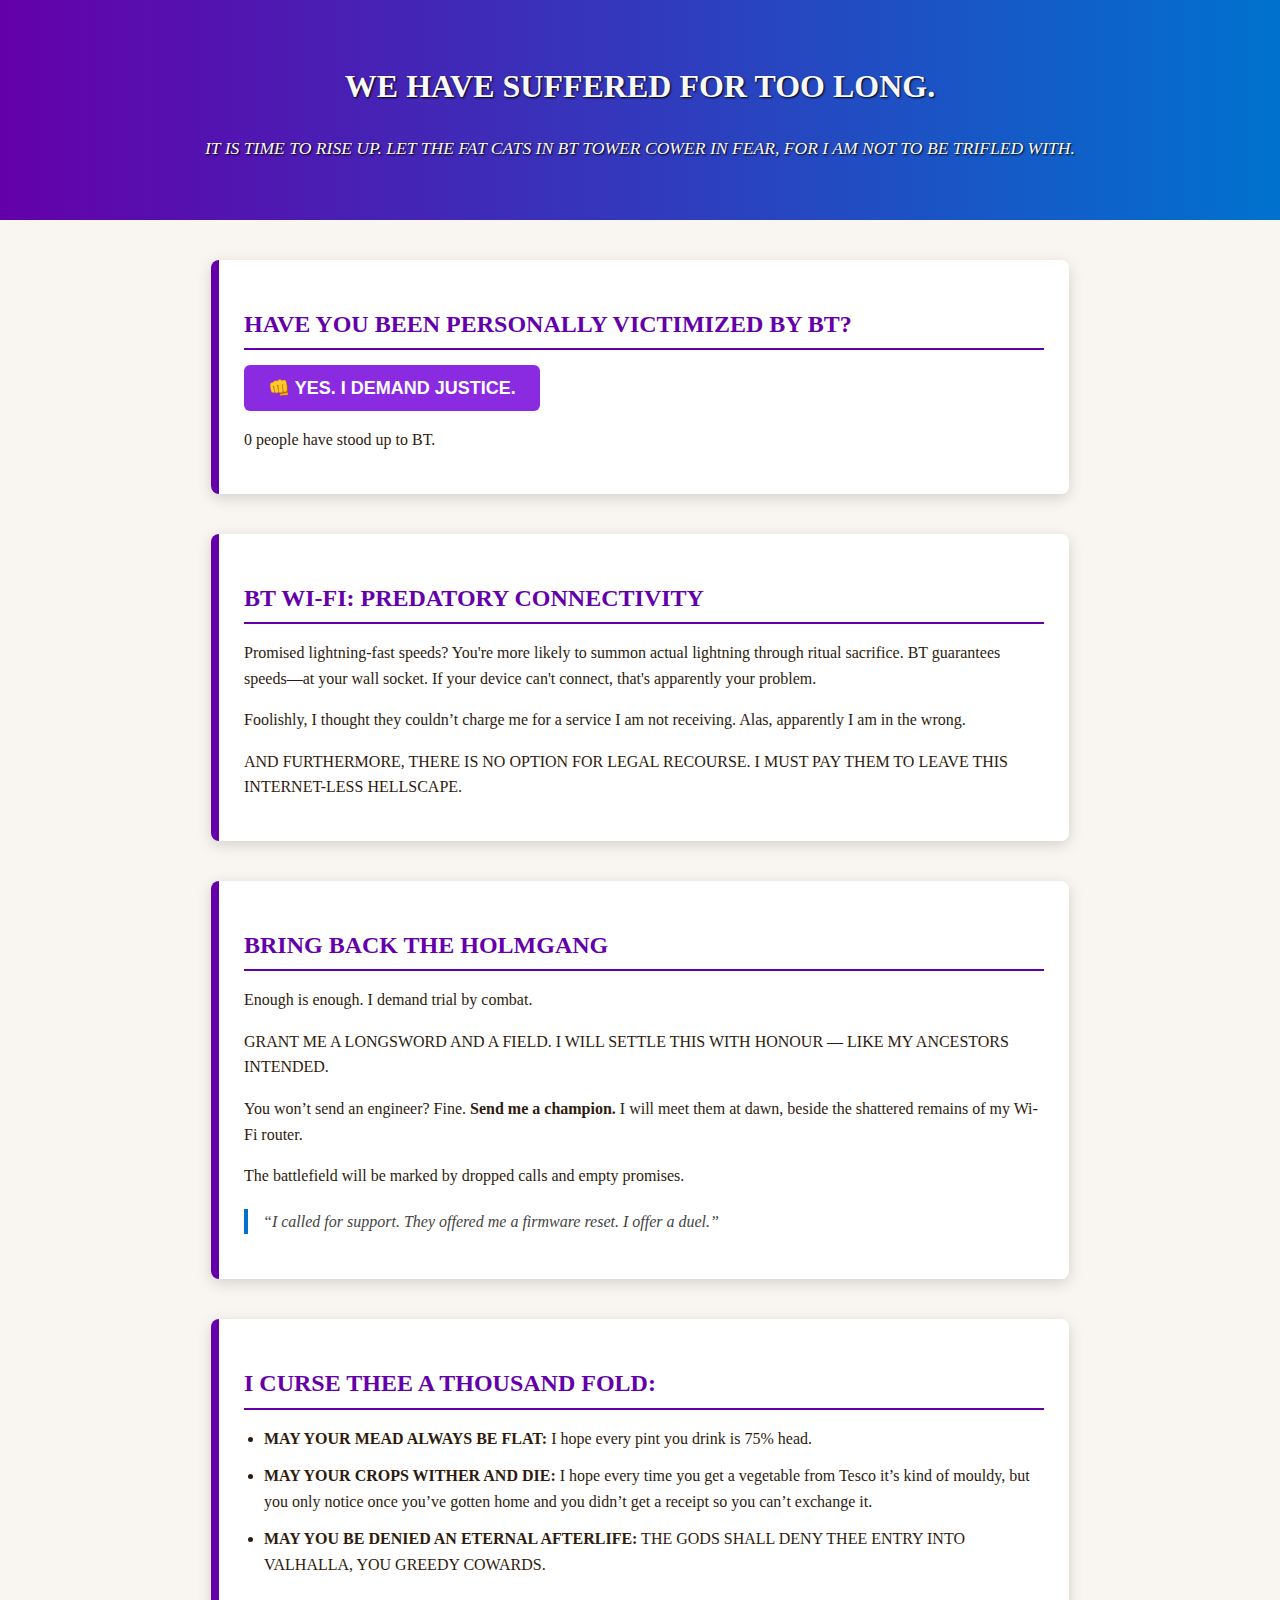
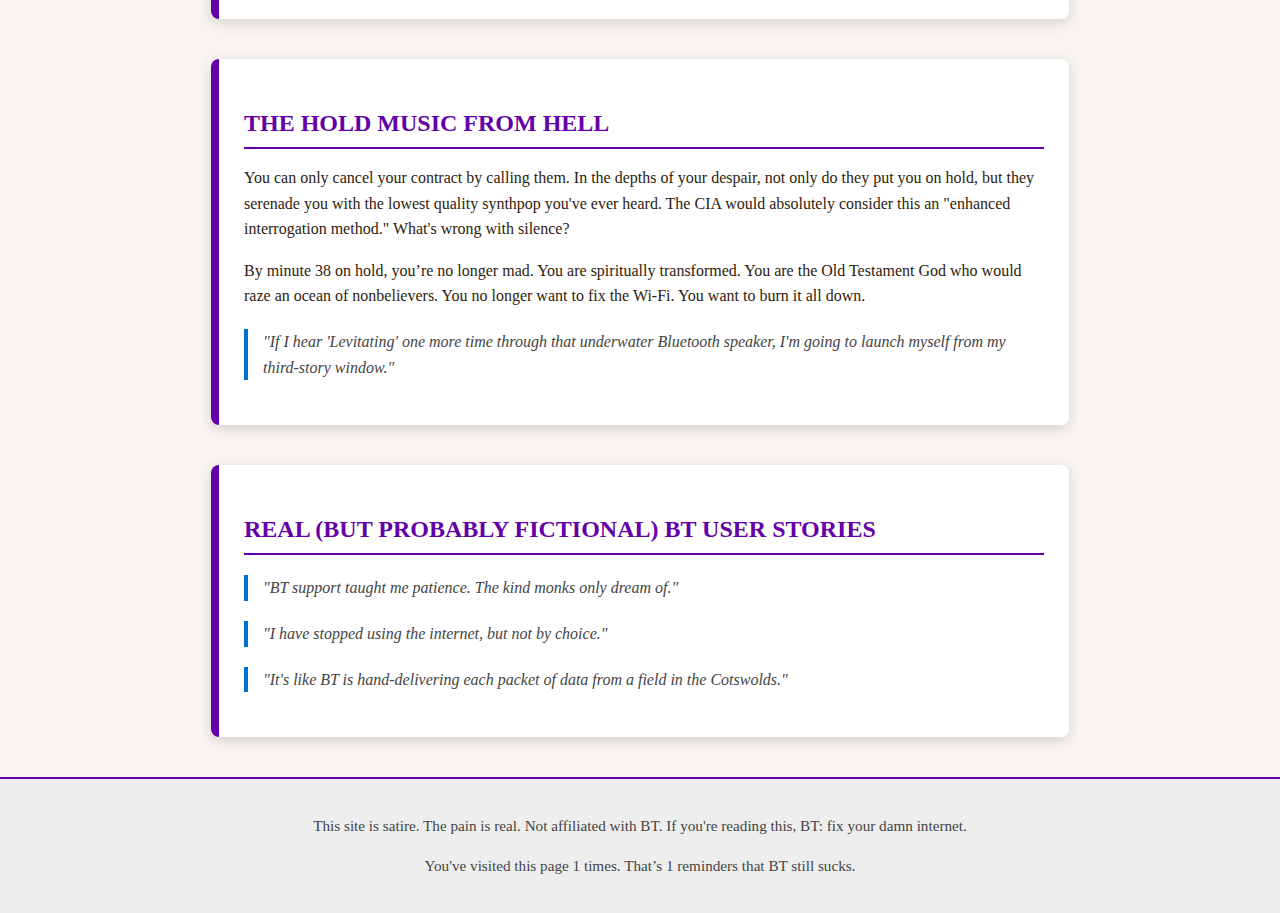
<file: index.html>
<!DOCTYPE html>
<html lang="en">
<head>
    <meta charset="UTF-8">
    <title>BT Wi-Fi Rage Central</title>
    <link rel="stylesheet" href="styles.css?v=1.0">
    <link href="https://fonts.googleapis.com/css2?family=UnifrakturCook:wght@700&display=swap" rel="stylesheet">
</head>
<body>
    <!-- HEADER -->
    <header>
        <h1>WE HAVE SUFFERED FOR TOO LONG.</h1>
        <p class="subtitle">
            IT IS TIME TO RISE UP. LET THE FAT CATS IN BT TOWER COWER IN FEAR, FOR I AM NOT TO BE TRIFLED WITH.
        </p>
    </header>

    <!-- INTERACTIVE COUNTER -->
    <section class="interaction">
        <h2>Have you been personally victimized by BT?</h2>
        <button id="hateButton">👊 YES. I DEMAND JUSTICE.</button>
        <p id="counter">0 people have stood up to BT.</p>
    </section>

    <!-- 💬 BT RANT -->
    <section class="intro">
        <h2>BT Wi-Fi: Predatory Connectivity</h2>
        <p>
            Promised lightning-fast speeds? You're more likely to summon actual lightning through ritual sacrifice.  
            BT guarantees speeds—at your wall socket. If your device can't connect, that's apparently your problem.
        </p>
        <p>
            Foolishly, I thought they couldn’t charge me for a service I am not receiving. Alas, apparently I am in the wrong.
        </p>
        <p>
            AND FURTHERMORE, THERE IS NO OPTION FOR LEGAL RECOURSE.  
            I MUST PAY THEM TO LEAVE THIS INTERNET-LESS HELLSCAPE.
        </p>
    </section>

    <!-- ⚔️ HOLMGANG -->
    <section class="holmgang">
        <h2>BRING BACK THE HOLMGANG</h2>
        <p>Enough is enough. I demand trial by combat.</p>
        <p>
            GRANT ME A LONGSWORD AND A FIELD.  
            I WILL SETTLE THIS WITH HONOUR — LIKE MY ANCESTORS INTENDED.
        </p>
        <p>
            You won’t send an engineer? Fine.  
            <strong>Send me a champion.</strong>  
            I will meet them at dawn, beside the shattered remains of my Wi-Fi router.
        </p>
        <p>
            The battlefield will be marked by dropped calls and empty promises.
        </p>
        <blockquote>
            “I called for support. They offered me a firmware reset. I offer a duel.”
        </blockquote>
    </section>

    <!-- I CURSE THEE -->
    <section class="issues">
        <h2>I CURSE THEE A THOUSAND FOLD:</h2>
        <ul>
            <li><strong>MAY YOUR MEAD ALWAYS BE FLAT:</strong> I hope every pint you drink is 75% head.</li>
            <li><strong>MAY YOUR CROPS WITHER AND DIE:</strong> I hope every time you get a vegetable from Tesco it’s kind of mouldy, but you only notice once you’ve gotten home and you didn’t get a receipt so you can’t exchange it.</li>
            <li><strong>MAY YOU BE DENIED AN ETERNAL AFTERLIFE:</strong> THE GODS SHALL DENY THEE ENTRY INTO VALHALLA, YOU GREEDY COWARDS.</li>
        </ul>
    </section>

    <!-- 🎧 HOLD MUSIC FROM HELL -->
    <section class="hold-music">
        <h2>THE HOLD MUSIC FROM HELL</h2>
        <p>
            You can only cancel your contract by calling them. In the depths of your despair, not only do they put you on hold, but they serenade you with the lowest quality synthpop you've ever heard. The CIA would absolutely consider this an "enhanced interrogation method." What's wrong with silence?
        </p>
        <p>
            By minute 38 on hold, you’re no longer mad.  
            You are spiritually transformed.  
            You are the Old Testament God who would raze an ocean of nonbelievers.  
            You no longer want to fix the Wi-Fi. You want to burn it all down.
        </p>
        <blockquote>
            "If I hear 'Levitating' one more time through that underwater Bluetooth speaker, I'm going to launch myself from my third-story window."
        </blockquote>
    </section>

    <!-- 📣 USER TESTIMONIALS -->
    <section class="testimonials">
        <h2>Real (but probably fictional) BT User Stories</h2>
        <blockquote>"BT support taught me patience. The kind monks only dream of."</blockquote>
        <blockquote>"I have stopped using the internet, but not by choice."</blockquote>
        <blockquote>"It's like BT is hand-delivering each packet of data from a field in the Cotswolds."</blockquote>
    </section>

    <!-- 🪦 FOOTER -->
    <footer>
        <p>This site is satire. The pain is real. Not affiliated with BT. If you're reading this, BT: fix your damn internet.</p>
        <p id="visitCount"></p>
    </footer>

    <script>
        // 👊 Dissatisfaction Counter
        let hateCount = localStorage.getItem('hateBT') ? parseInt(localStorage.getItem('hateBT')) : 0;
        const counter = document.getElementById('counter');
        counter.textContent = `${hateCount} people have stood up to BT.`;

        document.getElementById('hateButton').addEventListener('click', function() {
            hateCount++;
            localStorage.setItem('hateBT', hateCount);
            counter.textContent = `${hateCount} people have stood up to BT.`;
        });

        // 🧮 Visit Counter
        if (!localStorage.getItem('btVisits')) {
            localStorage.setItem('btVisits', 1);
        } else {
            let visits = parseInt(localStorage.getItem('btVisits')) + 1;
            localStorage.setItem('btVisits', visits);
        }

        document.getElementById('visitCount').textContent = 
            `You've visited this page ${localStorage.getItem('btVisits')} times. That’s ${localStorage.getItem('btVisits')} reminders that BT still sucks.`;
    </script>
</body>
</html>
</file>
<file: styles.css>
body {
    margin: 0;
    padding: 0;
    font-family: 'Georgia', serif;
    background: url('https://www.transparenttextures.com/patterns/old-wall.png');
    color: #2e1b0e;
    line-height: 1.6;
    background-color: #f9f6f1;
}

header {
    background: linear-gradient(to right, #6400aa, #0072CE);
    color: #f8f8ff;
    padding: 40px 20px;
    text-align: center;
    text-shadow: 1px 1px 2px #000;
}

.subtitle {
    font-style: italic;
    margin-top: 10px;
    font-size: 1.1em;
}

section {
    max-width: 800px;
    margin: 40px auto;
    padding: 25px;
    background-color: rgba(255, 255, 255, 0.95);
    border-left: 8px solid #6400aa;
    box-shadow: 0 4px 15px rgba(0,0,0,0.15);
    border-radius: 8px;
}

h2 {
    color: #6400aa;
    font-family: 'Palatino Linotype', 'Book Antiqua', Palatino, serif;
    text-transform: uppercase;
    border-bottom: 2px solid #6400aa;
    padding-bottom: 5px;
    margin-bottom: 15px;
}

button {
    font-size: 18px;
    padding: 12px 24px;
    background-color: #8A2BE2;
    color: white;
    border: none;
    border-radius: 6px;
    cursor: pointer;
    transition: all 0.2s ease-in-out;
    font-weight: bold;
}

button:hover {
    background-color: #6400aa;
    transform: scale(1.05);
}

ul {
    padding-left: 20px;
}

li {
    margin-bottom: 12px;
}

blockquote {
    border-left: 4px solid #0072CE;
    padding-left: 15px;
    color: #444;
    font-style: italic;
    margin: 20px 0;
}

footer {
    background-color: #eee;
    text-align: center;
    padding: 20px;
    font-size: 0.95em;
    color: #444;
    border-top: 2px solid #6400aa;
}
</file>
